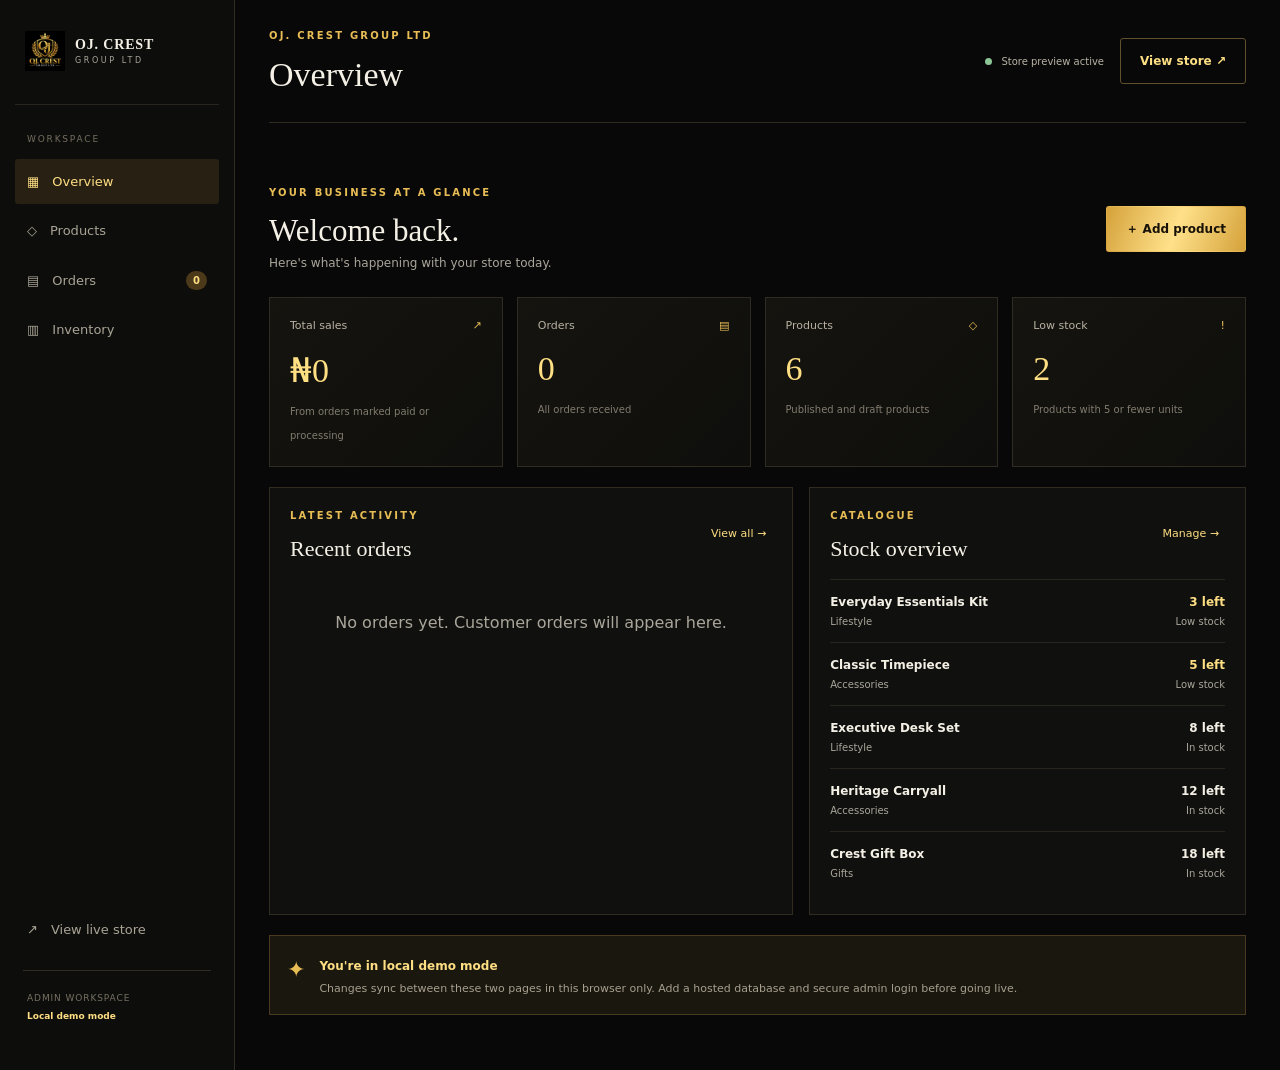
<file: admin.html>
<!doctype html>
<html lang="en"><head><meta charset="utf-8"><meta name="viewport" content="width=device-width,initial-scale=1"><meta name="theme-color" content="#080808"><title>OJ. CREST — Admin</title><link rel="stylesheet" href="styles.css"></head>
<body data-page="admin">
<div class="admin-layout">
<aside class="sidebar"><a class="brand side-brand" href="index.html"><img src="oj-crest-logo.png" alt="OJ. CREST GROUP LTD"><span>OJ. CREST<small>GROUP LTD</small></span></a><p class="side-label">WORKSPACE</p><button class="side-link selected" data-view="overview">▦ <span>Overview</span></button><button class="side-link" data-view="products">◇ <span>Products</span></button><button class="side-link" data-view="orders">▤ <span>Orders</span><b id="nav-orders">0</b></button><button class="side-link" data-view="inventory">▥ <span>Inventory</span></button><div class="sidebar-bottom"><a class="side-link" href="index.html">↗ <span>View live store</span></a><span class="admin-note">ADMIN WORKSPACE<br><strong>Local demo mode</strong></span></div></aside>
<div class="admin-main"><header class="admin-top"><div><p class="eyebrow">OJ. CREST GROUP LTD</p><h1 id="view-title">Overview</h1></div><div class="admin-top-right"><span class="status-pill"><i></i> Store preview active</span><a class="button outline-button" href="index.html">View store ↗</a></div></header>
<section id="view-overview" class="admin-view">
<div class="welcome"><div><p class="eyebrow">YOUR BUSINESS AT A GLANCE</p><h2>Welcome back.</h2><p>Here's what's happening with your store today.</p></div><button class="button gold-button" data-action="add-product">＋ Add product</button></div>
<div class="stats-grid"><article class="stat-card"><span>Total sales <i>↗</i></span><strong id="stat-sales">₦0</strong><small>From orders marked paid or processing</small></article><article class="stat-card"><span>Orders <i>▤</i></span><strong id="stat-orders">0</strong><small>All orders received</small></article><article class="stat-card"><span>Products <i>◇</i></span><strong id="stat-products">0</strong><small>Published and draft products</small></article><article class="stat-card"><span>Low stock <i>!</i></span><strong id="stat-low">0</strong><small>Products with 5 or fewer units</small></article></div>
<div class="admin-panels"><section class="panel"><div class="panel-head"><div><p class="eyebrow">LATEST ACTIVITY</p><h3>Recent orders</h3></div><button class="text-button" data-view="orders">View all →</button></div><div id="recent-orders"></div></section><section class="panel"><div class="panel-head"><div><p class="eyebrow">CATALOGUE</p><h3>Stock overview</h3></div><button class="text-button" data-view="inventory">Manage →</button></div><div id="stock-overview"></div></section></div>
<div class="notice"><span>✦</span><div><strong>You're in local demo mode</strong><p>Changes sync between these two pages in this browser only. Add a hosted database and secure admin login before going live.</p></div></div>
</section>
<section id="view-products" class="admin-view hidden"><div class="view-toolbar"><div><p class="eyebrow">YOUR CATALOGUE</p><h2>Products</h2></div><button class="button gold-button" data-action="add-product">＋ Add product</button></div><div class="table-panel"><div class="table-toolbar"><input id="admin-product-search" type="search" placeholder="Search products…"><span id="product-count-label" class="muted"></span></div><div class="table-wrap"><table><thead><tr><th>Product</th><th>Category</th><th>Price</th><th>Stock</th><th>Status</th><th>Actions</th></tr></thead><tbody id="admin-products"></tbody></table></div></div></section>
<section id="view-orders" class="admin-view hidden"><div class="view-toolbar"><div><p class="eyebrow">CUSTOMER ACTIVITY</p><h2>Orders</h2></div><span class="muted">Update each order's fulfilment status.</span></div><div class="table-panel"><div class="table-wrap"><table><thead><tr><th>Order</th><th>Customer</th><th>Date</th><th>Items</th><th>Total</th><th>Status</th></tr></thead><tbody id="admin-orders"></tbody></table></div></div></section>
<section id="view-inventory" class="admin-view hidden"><div class="view-toolbar"><div><p class="eyebrow">STOCK CONTROL</p><h2>Inventory</h2></div><button class="button outline-button" data-view="products">All products →</button></div><div id="inventory-cards" class="inventory-grid"></div></section>
</div></div>
<div class="modal-overlay hidden" id="product-modal"><section class="checkout-modal product-modal"><button class="icon-button modal-x" id="product-close" aria-label="Close">×</button><p class="eyebrow">CATALOGUE MANAGEMENT</p><h2 id="product-modal-title">Add product</h2><form id="product-form"><input type="hidden" name="id"><label>Product name<input name="name" required maxlength="100"></label><div class="form-row"><label>Price (₦)<input name="price" type="number" min="0" step="1" required></label><label>Stock quantity<input name="stock" type="number" min="0" step="1" required></label></div><label>Category<input name="category" required placeholder="e.g. Fashion, Home, Electronics"></label><label>Image URL (optional)<input name="image" type="url" placeholder="https://…"></label><label>Description<textarea name="description" rows="3" required></textarea></label><label class="check-label"><input name="published" type="checkbox" checked> Publish on live store</label><button class="button gold-button full" type="submit">Save product</button></form></section></div>
<div id="toast" class="toast" role="status"></div><script src="app.js"></script></body></html>
</file>
<file: styles.css>
:root{--black:#080808;--panel:#11110f;--panel2:#171714;--gold:#e9bd55;--gold2:#ffdf83;--text:#f4f0e6;--muted:#aaa69b;--line:#302c22;--green:#a7d7ad;--red:#f09a8f}*{box-sizing:border-box}html{scroll-behavior:smooth}body{margin:0;background:var(--black);color:var(--text);font-family:Inter,ui-sans-serif,system-ui,-apple-system,BlinkMacSystemFont,"Segoe UI",sans-serif;line-height:1.5}a{color:inherit;text-decoration:none}button,input,textarea,select{font:inherit}button{cursor:pointer}.topbar{height:86px;padding:0 5vw;display:flex;align-items:center;justify-content:space-between;border-bottom:1px solid #28251d;background:#090909;position:sticky;top:0;z-index:10}.brand{display:flex;align-items:center;gap:10px;font-family:Georgia,serif;font-weight:700;letter-spacing:.06em;font-size:17px}.brand img{width:45px;height:52px;object-fit:contain}.brand small{display:block;font:10px/1.6 system-ui;letter-spacing:.32em;color:var(--muted)}nav{display:flex;align-items:center;gap:30px;color:#c7c1b2;font-size:13px}nav a:hover,nav a.active{color:var(--gold2)}.admin-link{border-left:1px solid var(--line);padding-left:26px}.cart-button{background:transparent;border:1px solid #65542f;color:var(--gold2);padding:10px 15px;border-radius:3px}.cart-button span{display:inline-grid;place-items:center;background:var(--gold);color:#171107;border-radius:50%;width:21px;height:21px;margin-left:8px;font-size:11px}.hero{min-height:560px;padding:75px 9vw 28px;position:relative;overflow:hidden;background:radial-gradient(ellipse at 78% 45%,#4a371a55 0,transparent 38%),linear-gradient(115deg,#080808,#10100d 65%,#090909);display:flex;align-items:center}.hero-copy{position:relative;z-index:1;max-width:570px}.eyebrow{font-size:10px;letter-spacing:.22em;color:var(--gold);font-weight:700;margin:0 0 13px}.hero h1{font:clamp(48px,7vw,86px)/.98 Georgia,serif;letter-spacing:-.04em;margin:0 0 22px}.hero h1 em{color:var(--gold2);font-weight:400}.hero-copy>p:not(.eyebrow){color:#b9b3a5;max-width:390px;margin-bottom:28px}.button{display:inline-flex;justify-content:center;align-items:center;gap:22px;border-radius:3px;padding:13px 19px;font-weight:700;font-size:12px;border:1px solid transparent;transition:.2s}.gold-button{background:linear-gradient(110deg,#d5a23b,#ffe18a,#d5a23b);color:#171107}.gold-button:hover{filter:brightness(1.1);transform:translateY(-1px)}.gold-button span{font-size:18px}.hero-mark{position:absolute;right:8%;width:min(39vw,420px);opacity:.23;filter:drop-shadow(0 0 35px #bd8a2a22)}.hero-mark img{width:100%;height:auto}.hero-foot{position:absolute;bottom:24px;left:9vw;right:9vw;display:flex;justify-content:space-between;font-size:9px;letter-spacing:.18em;color:#7d7667;border-top:1px solid #30291d;padding-top:16px}.shop-section{padding:82px 8vw 95px}.section-heading,.view-toolbar,.panel-head{display:flex;align-items:end;justify-content:space-between;gap:20px}.section-heading h2,.about-strip h2{font:clamp(30px,4vw,43px)/1.1 Georgia,serif;margin:0}.muted{color:var(--muted);font-size:12px}.shop-tools{display:flex;gap:16px;align-items:center;justify-content:space-between;margin:32px 0 27px;flex-wrap:wrap}.shop-tools input,.table-toolbar input{width:min(100%,320px);background:#11110f;border:1px solid var(--line);color:var(--text);padding:12px 14px;border-radius:3px;outline:none}.shop-tools input:focus,input:focus,textarea:focus{border-color:#b68b38}.filters{display:flex;gap:8px;flex-wrap:wrap}.filter-chip{background:transparent;color:#b8b1a1;border:1px solid #353126;padding:8px 13px;border-radius:2px;font-size:11px}.filter-chip.selected,.filter-chip:hover{color:var(--gold2);border-color:#98712e}.product-grid{display:grid;grid-template-columns:repeat(4,minmax(0,1fr));gap:18px}.product-card{background:#11110f;border:1px solid #26241e;min-width:0;transition:.2s}.product-card:hover{border-color:#68532b;transform:translateY(-3px)}.product-visual{aspect-ratio:4/4.4;background:radial-gradient(ellipse at 50% 40%,#30271a,#15140f 67%);display:grid;place-items:center;overflow:hidden;position:relative}.product-visual img{width:100%;height:100%;object-fit:cover}.product-placeholder{font:italic 38px Georgia;color:#c39b4c;opacity:.75}.product-info{padding:16px}.product-category{font-size:9px;color:var(--gold);letter-spacing:.16em;text-transform:uppercase}.product-info h3{font:19px Georgia,serif;margin:7px 0 5px;overflow-wrap:anywhere}.product-desc{color:#a7a194;font-size:11px;min-height:34px}.product-bottom{display:flex;justify-content:space-between;align-items:center;gap:8px;margin-top:15px}.price{font-size:13px;font-weight:700;color:var(--gold2)}.add-button{border:1px solid #66522b;color:var(--gold2);background:transparent;padding:8px 10px;font-size:10px}.add-button:hover{background:#3b2c12}.empty{text-align:center;padding:60px 10px;color:var(--muted)}.empty>span{font-size:35px;color:var(--gold)}.about-strip{padding:55px 9vw;background:#12110e;border-top:1px solid #2b271e;border-bottom:1px solid #2b271e;display:grid;grid-template-columns:90px 1fr 1fr;align-items:center;gap:30px}.crest{font:italic 42px Georgia;color:var(--gold);border:1px solid #6c5427;border-radius:50%;width:75px;height:75px;display:grid;place-items:center}.about-strip>p{color:#aaa496;font-size:13px;max-width:380px}footer{padding:28px 6vw;display:flex;align-items:center;justify-content:space-between;gap:18px;color:#898476;font-size:10px}.footer-brand{color:var(--text);font-size:12px}.footer-brand img{width:32px;height:38px}.overlay,.modal-overlay{position:fixed;inset:0;background:#000b;z-index:30;display:flex;justify-content:flex-end}.hidden{display:none!important}.cart-drawer{background:#11110f;border-left:1px solid var(--line);width:min(460px,100%);height:100%;padding:28px;display:flex;flex-direction:column}.drawer-head{display:flex;justify-content:space-between;align-items:center;border-bottom:1px solid var(--line);padding-bottom:20px}.drawer-head h2,.checkout-modal h2{font:32px Georgia,serif;margin:0}.icon-button{background:none;color:var(--text);border:1px solid var(--line);font-size:25px;width:38px;height:38px}.cart-items{overflow:auto;flex:1;padding:10px 0}.cart-row{display:grid;grid-template-columns:1fr auto;gap:12px;padding:17px 0;border-bottom:1px solid var(--line)}.cart-row h4{margin:0 0 5px;font:17px Georgia}.cart-row small{color:var(--muted)}.qty-control{display:flex;align-items:center;gap:10px;margin-top:10px}.qty-control button{background:#222016;border:1px solid #4b4029;color:var(--gold2);width:26px;height:25px}.cart-bottom{border-top:1px solid var(--line);padding-top:18px}.total-line{display:flex;justify-content:space-between;margin-bottom:8px}.total-line strong{color:var(--gold2)}.small{font-size:11px}.full{width:100%;margin-top:12px}.modal-overlay{justify-content:center;align-items:center;padding:18px;overflow:auto}.checkout-modal{position:relative;background:#12110e;border:1px solid #4b3b20;padding:32px;width:min(490px,100%);max-height:94vh;overflow:auto;box-shadow:0 20px 80px #000}.modal-x{position:absolute;right:17px;top:17px}.checkout-modal h2{margin-bottom:22px}.checkout-modal form,.checkout-modal label{display:flex;flex-direction:column;gap:7px}.checkout-modal form{gap:14px}.checkout-modal label{font-size:11px;color:#c9c2b2}.checkout-modal input,.checkout-modal textarea{background:#090908;color:var(--text);border:1px solid #383126;border-radius:2px;padding:11px;resize:vertical;min-width:0}.tiny{font-size:10px;text-align:center}.toast{position:fixed;bottom:22px;left:50%;transform:translate(-50%,20px);background:#f2d276;color:#171107;padding:12px 18px;font-size:12px;font-weight:700;opacity:0;pointer-events:none;transition:.25s;z-index:80;max-width:90vw}.toast.show{opacity:1;transform:translate(-50%,0)}
/* Admin */.admin-layout{min-height:100vh;display:grid;grid-template-columns:235px 1fr}.sidebar{background:#0d0d0b;border-right:1px solid var(--line);padding:27px 15px;display:flex;flex-direction:column;min-height:100vh}.side-brand{padding:0 10px 30px;border-bottom:1px solid #29261f;font-size:14px}.side-brand img{width:40px;height:47px}.side-brand small{font-size:8px}.side-label{color:#766f60;font-size:9px;letter-spacing:.2em;margin:28px 12px 10px}.side-link{width:100%;display:flex;align-items:center;gap:13px;text-align:left;background:transparent;border:0;color:#aaa496;padding:13px 12px;font-size:13px;border-radius:3px;margin:2px 0}.side-link.selected,.side-link:hover{background:#282113;color:var(--gold2)}.side-link b{margin-left:auto;background:#4c3919;color:var(--gold2);border-radius:20px;font-size:10px;padding:2px 7px}.sidebar-bottom{margin-top:auto}.admin-note{display:block;border-top:1px solid var(--line);margin:18px 8px 0;padding:18px 4px;color:#777163;font-size:9px;line-height:2;letter-spacing:.1em}.admin-note strong{color:var(--gold2);letter-spacing:0}.admin-main{min-width:0;padding:0 34px 55px}.admin-top{display:flex;align-items:center;justify-content:space-between;gap:15px;padding:28px 0;border-bottom:1px solid var(--line)}.admin-top h1{font:34px Georgia;margin:0}.admin-top-right{display:flex;align-items:center;gap:16px}.status-pill{font-size:10px;color:#b9b3a5}.status-pill i{display:inline-block;width:7px;height:7px;border-radius:50%;background:#8cc596;margin-right:6px}.outline-button{background:transparent;border-color:#61502e;color:var(--gold2)}.welcome{display:flex;justify-content:space-between;align-items:center;gap:20px;padding:34px 0 25px}.welcome h2{font:31px Georgia;margin:0 0 5px}.welcome p:not(.eyebrow){color:var(--muted);font-size:12px;margin:0}.stats-grid{display:grid;grid-template-columns:repeat(4,minmax(0,1fr));gap:14px}.stat-card{border:1px solid var(--line);background:linear-gradient(135deg,#15140f,#0e0e0c);padding:20px;min-width:0}.stat-card>span{font-size:11px;color:#b9b2a4;display:flex;justify-content:space-between}.stat-card>span i{font-style:normal;color:var(--gold)}.stat-card strong{display:block;font:clamp(24px,3vw,34px) Georgia;color:var(--gold2);margin:15px 0 8px;overflow-wrap:anywhere}.stat-card small{font-size:10px;color:#827c6e}.admin-panels{display:grid;grid-template-columns:1.2fr 1fr;gap:16px;margin-top:20px}.panel,.table-panel{border:1px solid var(--line);background:#10100e;min-width:0}.panel{padding:20px}.panel-head{align-items:center;margin-bottom:17px}.panel-head h3{font:22px Georgia;margin:0}.text-button{background:none;border:0;color:var(--gold2);font-size:11px}.order-mini,.stock-row{display:flex;justify-content:space-between;align-items:center;gap:12px;border-top:1px solid #29261f;padding:13px 0;font-size:11px}.order-mini strong,.stock-row strong{display:block;font-size:12px;font-weight:600}.order-mini small,.stock-row small{display:block;color:var(--muted);font-size:10px;margin-top:3px}.order-mini .price{white-space:nowrap}.notice{display:flex;gap:14px;background:#1a170f;border:1px solid #4a3a20;padding:17px;margin-top:20px}.notice>span{font-size:22px;color:var(--gold)}.notice strong{font-size:12px;color:var(--gold2)}.notice p{margin:4px 0 0;color:#a7a08f;font-size:11px}.admin-view{padding-top:28px}.view-toolbar{align-items:center;margin-bottom:22px}.view-toolbar h2{font:31px Georgia;margin:0}.table-panel{padding:0}.table-toolbar{padding:14px;display:flex;justify-content:space-between;align-items:center;gap:15px}.table-toolbar input{width:260px}.table-wrap{overflow:auto}table{width:100%;border-collapse:collapse;text-align:left;white-space:nowrap}th{font-size:9px;letter-spacing:.12em;text-transform:uppercase;color:#8d8677;background:#171611}td,th{padding:15px 14px;border-top:1px solid #2b281f}td{font-size:11px;color:#d8d1c1}td .muted{font-size:10px}.table-product{display:flex;align-items:center;gap:10px;white-space:normal;min-width:170px}.table-thumb{width:38px;height:42px;object-fit:cover;background:#252016;display:grid;place-items:center;color:var(--gold);font:18px Georgia}.table-product strong{display:block;font-size:12px}.table-product small{display:block;color:var(--muted);font-size:10px;margin-top:3px}.status-tag{display:inline-block;padding:4px 7px;font-size:9px;background:#262318;color:#d8c28b;border-radius:2px}.status-tag.published,.status-tag.paid,.status-tag.delivered{background:#19291d;color:#a9d8ad}.status-tag.draft,.status-tag.cancelled{background:#2b1c19;color:#e6a39a}.row-actions{display:flex;gap:6px}.mini-button{background:transparent;border:1px solid #4b422e;color:#d5c79d;padding:6px 8px;font-size:10px}.mini-button.danger{color:#efa69a;border-color:#59352e}.inventory-grid{display:grid;grid-template-columns:repeat(3,minmax(0,1fr));gap:14px}.inventory-card{border:1px solid var(--line);background:#11110f;padding:19px}.inventory-card h3{font:19px Georgia;margin:0 0 5px}.inventory-card p{font-size:11px;color:var(--muted);margin:0 0 16px}.inventory-meter{height:4px;background:#302a1e;margin:12px 0}.inventory-meter span{display:block;height:100%;background:var(--gold)}.inventory-meta{display:flex;justify-content:space-between;font-size:10px}.form-row{display:grid;grid-template-columns:1fr 1fr;gap:12px}.check-label{flex-direction:row!important;align-items:center}.check-label input{accent-color:#d8ad4d}.empty-cell{text-align:center;padding:32px;color:var(--muted)}@media(max-width:1000px){.product-grid{grid-template-columns:repeat(3,minmax(0,1fr))}.stats-grid{grid-template-columns:repeat(2,minmax(0,1fr))}.admin-panels{grid-template-columns:1fr}.inventory-grid{grid-template-columns:repeat(2,minmax(0,1fr))}.admin-layout{grid-template-columns:190px 1fr}.admin-main{padding:0 22px 40px}}@media(max-width:680px){.topbar{height:70px;padding:0 16px}.brand{font-size:13px;gap:6px}.brand img{width:32px;height:40px}nav{display:none}.cart-button{padding:7px 9px;font-size:11px}.hero{min-height:480px;padding:55px 25px 60px}.hero-mark{right:-13%;width:65vw;opacity:.16}.hero-foot{left:25px;right:25px;font-size:7px;letter-spacing:.08em}.shop-section{padding:55px 18px}.section-heading h2{font-size:31px}.shop-tools{align-items:stretch}.shop-tools input{width:100%}.product-grid{grid-template-columns:repeat(2,minmax(0,1fr));gap:10px}.product-info{padding:11px}.product-info h3{font-size:16px}.product-desc{font-size:10px}.product-bottom{align-items:flex-start;flex-direction:column}.add-button{width:100%}.about-strip{padding:35px 22px;grid-template-columns:58px 1fr;gap:17px}.crest{width:55px;height:55px;font-size:28px}.about-strip h2{font-size:29px}.about-strip>p{grid-column:1/-1;margin:0}.footer-brand{display:none}footer{padding:22px;flex-wrap:wrap}.admin-layout{display:block}.sidebar{min-height:auto;position:sticky;top:0;z-index:15;padding:10px;display:flex;flex-direction:row;align-items:center;gap:5px;border-right:0;border-bottom:1px solid var(--line);overflow:auto}.side-brand{padding:0;border:0;flex-shrink:0;margin-right:8px}.side-brand img{width:27px;height:31px}.side-brand span{font-size:10px}.side-brand small{font-size:6px}.side-label,.sidebar-bottom,.side-link b{display:none}.side-link{width:auto;white-space:nowrap;padding:9px;font-size:10px;gap:5px;margin:0}.admin-main{padding:0 14px 35px}.admin-top{padding:19px 0}.admin-top h1{font-size:27px}.admin-top-right{gap:7px}.status-pill{display:none}.admin-top .button{font-size:10px;padding:9px}.welcome{align-items:flex-start;padding:25px 0;flex-direction:column}.welcome h2{font-size:27px}.stats-grid{gap:9px}.stat-card{padding:13px}.stat-card strong{font-size:25px}.stat-card small{font-size:9px}.panel{padding:14px}.admin-panels{gap:12px}.view-toolbar{align-items:flex-start;flex-direction:column}.view-toolbar h2{font-size:27px}.inventory-grid{grid-template-columns:1fr}.table-toolbar{align-items:stretch;flex-direction:column}.table-toolbar input{width:100%}.checkout-modal{padding:26px 20px}.form-row{grid-template-columns:1fr}.hero h1{font-size:57px}}
</file>
